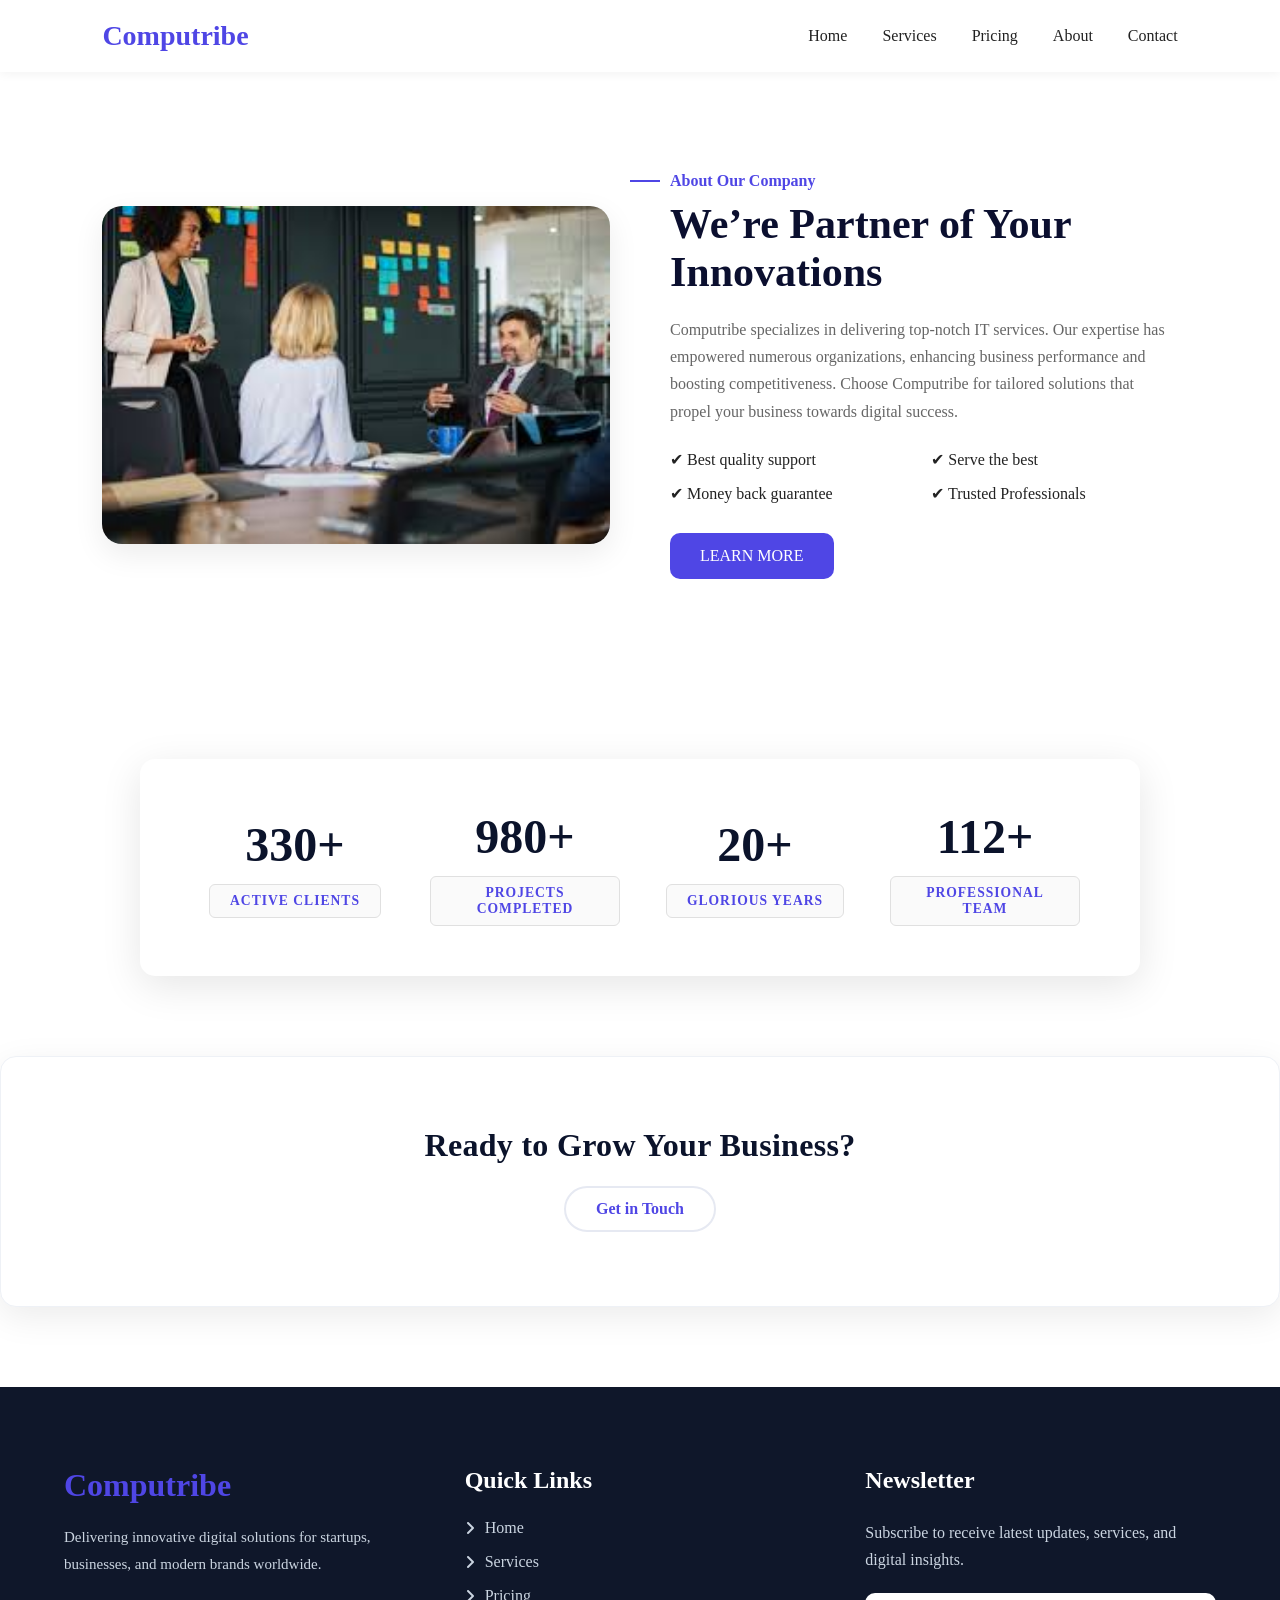
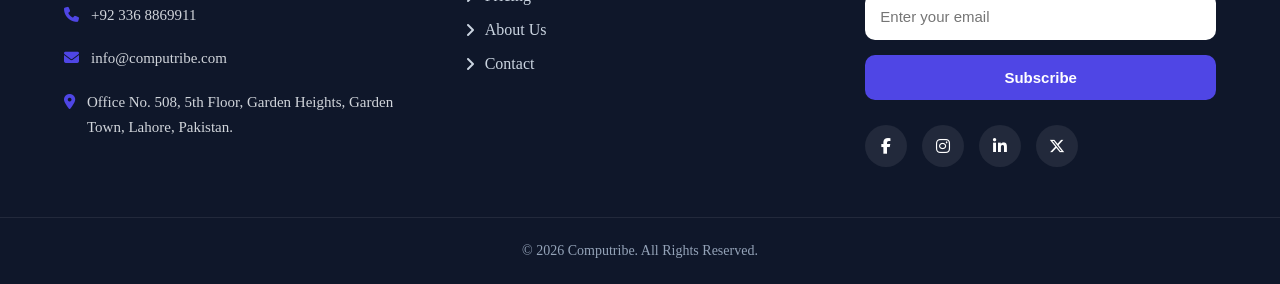
<file: about_us.html>
<!doctype html>
<html lang="en">

<head>
  <meta charset="UTF-8" />
  <meta name="viewport" content="width=device-width, initial-scale=1.0" />
  <title>Digital Tech Agency About_Us</title>
  <link rel="stylesheet" href="header.css" />
  <link rel="stylesheet" href="about_us.css" />
  <link rel="stylesheet" href="footer.css" />
  <link rel="stylesheet" href="https://cdnjs.cloudflare.com/ajax/libs/font-awesome/6.5.2/css/all.min.css" />
</head>

<body>
  <header class="header">
    <div class="logo">Computribe</div>

    <input type="checkbox" id="menu-toggle" />

    <label for="menu-toggle" class="hamburger">
      <span></span>
      <span></span>
      <span></span>
    </label>

    <nav class="navbar">
      <ul>
        <li><a href="index.html">Home</a></li>
        <li><a href="services.html">Services</a></li>
        <li><a href="pricing.html">Pricing</a></li>
        <li><a href="about_us.html">About</a></li>
        <li><a href="contact.html">Contact</a></li>
      </ul>
    </nav>
  </header>

  <section class="about-section">
    <div class="about-container">
      <!-- LEFT IMAGE -->
      <div class="about-image">
        <img
          src="[data-uri]"
          alt="About Company" />
      </div>

      <!-- RIGHT CONTENT -->
      <div class="about-content">
        <span class="sub-title">About Our Company</span>

        <h2>We’re Partner of Your Innovations</h2>

        <p>
          Computribe specializes in delivering top-notch IT services. Our
          expertise has empowered numerous organizations, enhancing business
          performance and boosting competitiveness. Choose Computribe for
          tailored solutions that propel your business towards digital
          success.
        </p>

        <!-- FEATURES -->
        <div class="features">
          <div class="feature-item">✔ Best quality support</div>
          <div class="feature-item">✔ Serve the best</div>
          <div class="feature-item">✔ Money back guarantee</div>
          <div class="feature-item">✔ Trusted Professionals</div>
        </div>

        <a href="about.html" class="about-btn">LEARN MORE</a>
      </div>
    </div>
  </section>

  <section class="stats-container">
    <!-- Item 1 -->
    <div class="stat-item">
      <h2 class="number">330+</h2>
      <p class="label">Active Clients</p>
    </div>

    <!-- Item 2 -->
    <div class="stat-item">
      <h2 class="number">980+</h2>
      <p class="label">Projects Completed</p>
    </div>

    <!-- Item 3 -->
    <div class="stat-item">
      <h2 class="number">20+</h2>
      <p class="label">Glorious Years</p>
    </div>

    <!-- Item 4 -->
    <div class="stat-item">
      <h2 class="number">112+</h2>
      <p class="label">Professional Team</p>
    </div>
  </section>

  <!-- call to action -->

  <section class="cta">
    <h2>Ready to Grow Your Business?</h2>
    <a href="contact.html">Get in Touch</a>
  </section>

  <!-- footer -->

  <footer class="footer">
    <div class="footer-content">
      <!-- Company Info -->

      <div class="footer-box">
        <h2 class="footer-logo">Computribe</h2>

        <p class="footer-description">
          Delivering innovative digital solutions for startups, businesses,
          and modern brands worldwide.
        </p>

        <div class="footer-contact">
          <p>
            <i class="fa-solid fa-phone"></i>
            +92 336 8869911
          </p>

          <p>
            <i class="fa-solid fa-envelope"></i>
            info@computribe.com
          </p>

          <p>
            <i class="fa-solid fa-location-dot"></i>
            Office No. 508, 5th Floor, Garden Heights, Garden Town, Lahore,
            Pakistan.
          </p>
        </div>
      </div>

      <!-- Quick Links -->

      <div class="footer-box">
        <h3>Quick Links</h3>

        <ul class="footer-links">
          <li>
            <a href="index.html">
              <i class="fa-solid fa-angle-right"></i>
              Home
            </a>
          </li>

          <li>
            <a href="services.html">
              <i class="fa-solid fa-angle-right"></i>
              Services
            </a>
          </li>

          <li>
            <a href="pricing.html">
              <i class="fa-solid fa-angle-right"></i>
              Pricing
            </a>
          </li>

          <li>
            <a href="about_us.html">
              <i class="fa-solid fa-angle-right"></i>
              About Us
            </a>
          </li>

          <li>
            <a href="contact.html">
              <i class="fa-solid fa-angle-right"></i>
              Contact
            </a>
          </li>
        </ul>
      </div>

      <!-- Newsletter -->

      <div class="footer-box">
        <h3>Newsletter</h3>

        <p class="newsletter-text">
          Subscribe to receive latest updates, services, and digital insights.
        </p>

        <form class="newsletter-form">
          <input type="email" placeholder="Enter your email" required />

          <button type="submit">Subscribe</button>
        </form>

        <!-- Social Icons -->

        <div class="social-icons">
          <a href="#">
            <i class="fa-brands fa-facebook-f"></i>
          </a>

          <a href="#">
            <i class="fa-brands fa-instagram"></i>
          </a>

          <a href="#">
            <i class="fa-brands fa-linkedin-in"></i>
          </a>

          <a href="#">
            <i class="fa-brands fa-x-twitter"></i>
          </a>
        </div>
      </div>
    </div>

    <!-- Bottom -->

    <div class="footer-bottom">
      <p>&copy; 2026 Computribe. All Rights Reserved.</p>
    </div>
  </footer>
</body>

</html>
</file>
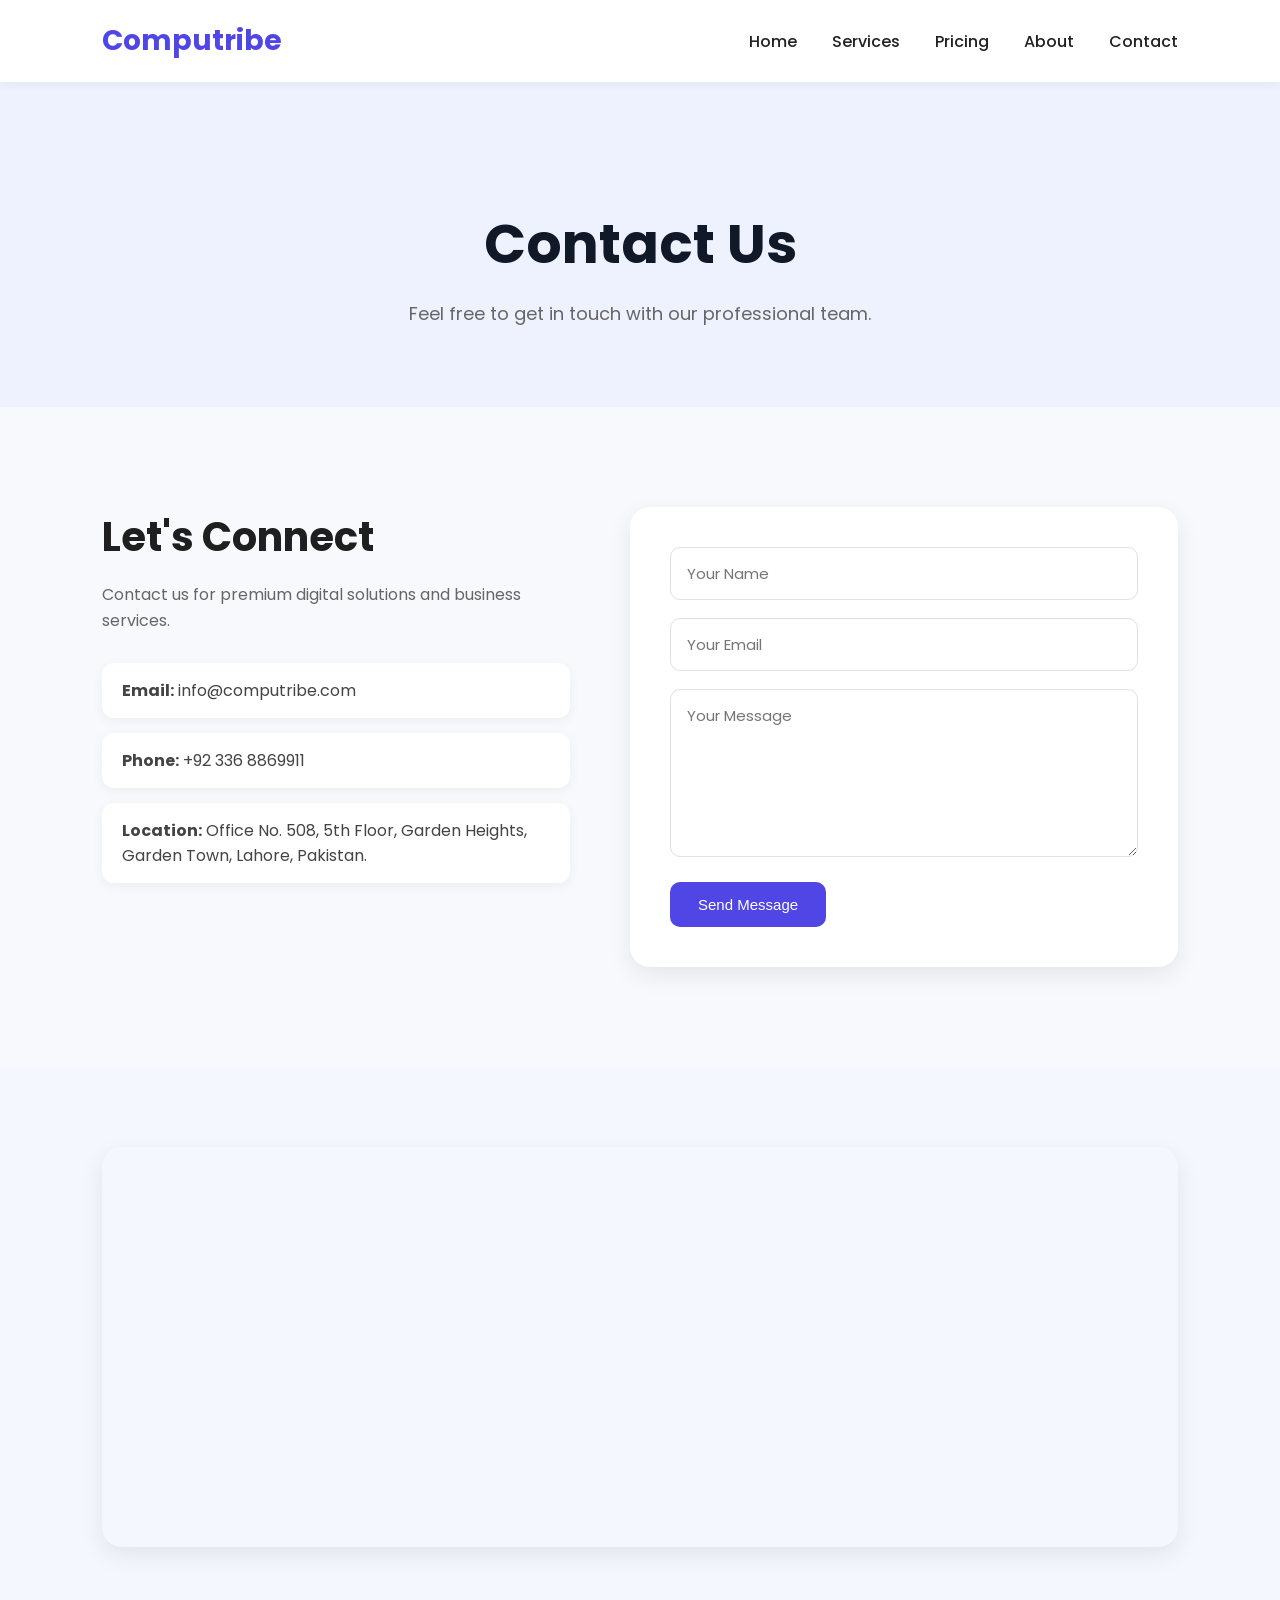
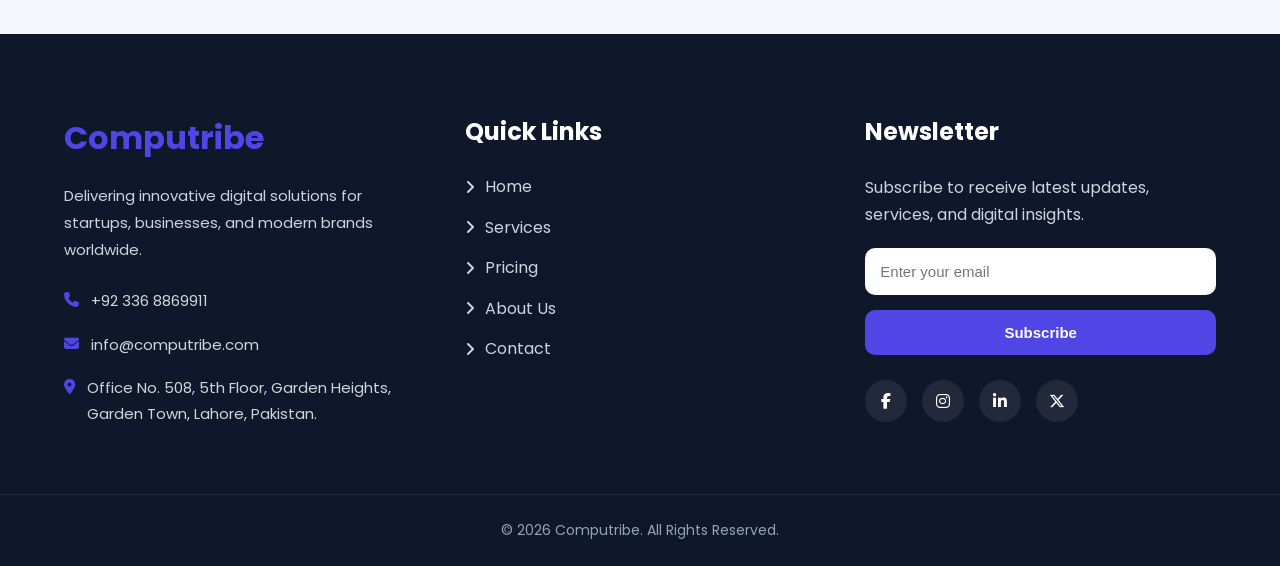
<file: contact.html>
<!doctype html>
<html lang="en">
  <head>
    <meta charset="UTF-8" />
    <meta name="viewport" content="width=device-width, initial-scale=1.0" />
    <title>Digital Tech Agency Contact Us</title>
    <link rel="stylesheet" href="header.css" />
    <link rel="stylesheet" href="contact.css" />
    <link rel="stylesheet" href="footer.css" />
    <link
      rel="stylesheet"
      href="https://cdnjs.cloudflare.com/ajax/libs/font-awesome/6.5.2/css/all.min.css"
    />
  </head>
  <body>
    <header class="header">
      <div class="logo">Computribe</div>

      <input type="checkbox" id="menu-toggle" />

      <label for="menu-toggle" class="hamburger">
        <span></span>
        <span></span>
        <span></span>
      </label>

      <nav class="navbar">
        <ul>
          <li><a href="index.html">Home</a></li>
          <li><a href="services.html">Services</a></li>
          <li><a href="pricing.html">Pricing</a></li>
          <li><a href="about_us.html">About</a></li>
          <li><a href="contact.html">Contact</a></li>
        </ul>
      </nav>
    </header>

    <section class="page-banner">
      <h1>Contact Us</h1>
      <p>Feel free to get in touch with our professional team.</p>
    </section>

    <section class="contact-section">
      <div class="contact-container">
        <div class="contact-info">
          <h2>Let's Connect</h2>

          <p>Contact us for premium digital solutions and business services.</p>

          <div class="info-box">
            <strong>Email:</strong>
            info@computribe.com
          </div>

          <div class="info-box">
            <strong>Phone:</strong>
            +92 336 8869911
          </div>

          <div class="info-box">
            <strong>Location:</strong>
            Office No. 508, 5th Floor, Garden Heights, Garden Town, Lahore,
            Pakistan.
          </div>
        </div>

        <form class="contact-form">
          <input type="text" placeholder="Your Name" />

          <input type="email" placeholder="Your Email" />

          <textarea rows="6" placeholder="Your Message"></textarea>

          <button type="submit">Send Message</button>
        </form>
      </div>
    </section>

    <section class="map-section">
      <iframe
        src="https://www.google.com/maps?q=Computribe,Office%20No.%20508,%205th%20Floor,%20Garden%20Heights,%20Garden%20Town,%20Lahore,%20Pakistan&output=embed"
        allowfullscreen=""
        loading="lazy"
      >
      </iframe>
    </section>
    <!-- footer -->

    <footer class="footer">
      <div class="footer-content">
        <!-- Company Info -->

        <div class="footer-box">
          <h2 class="footer-logo">Computribe</h2>

          <p class="footer-description">
            Delivering innovative digital solutions for startups, businesses,
            and modern brands worldwide.
          </p>

          <div class="footer-contact">
            <p>
              <i class="fa-solid fa-phone"></i>
              +92 336 8869911
            </p>

            <p>
              <i class="fa-solid fa-envelope"></i>
              info@computribe.com
            </p>

            <p>
              <i class="fa-solid fa-location-dot"></i>
              Office No. 508, 5th Floor, Garden Heights, Garden Town, Lahore,
              Pakistan.
            </p>
          </div>
        </div>

        <!-- Quick Links -->

        <div class="footer-box">
          <h3>Quick Links</h3>

          <ul class="footer-links">
            <li>
              <a href="index.html">
                <i class="fa-solid fa-angle-right"></i>
                Home
              </a>
            </li>

            <li>
              <a href="services.html">
                <i class="fa-solid fa-angle-right"></i>
                Services
              </a>
            </li>

            <li>
              <a href="pricing.html">
                <i class="fa-solid fa-angle-right"></i>
                Pricing
              </a>
            </li>

            <li>
              <a href="about_us.html">
                <i class="fa-solid fa-angle-right"></i>
                About Us
              </a>
            </li>

            <li>
              <a href="contact.html">
                <i class="fa-solid fa-angle-right"></i>
                Contact
              </a>
            </li>
          </ul>
        </div>

        <!-- Newsletter -->

        <div class="footer-box">
          <h3>Newsletter</h3>

          <p class="newsletter-text">
            Subscribe to receive latest updates, services, and digital insights.
          </p>

          <form class="newsletter-form">
            <input type="email" placeholder="Enter your email" required />

            <button type="submit">Subscribe</button>
          </form>

          <!-- Social Icons -->

          <div class="social-icons">
            <a href="#">
              <i class="fa-brands fa-facebook-f"></i>
            </a>

            <a href="#">
              <i class="fa-brands fa-instagram"></i>
            </a>

            <a href="#">
              <i class="fa-brands fa-linkedin-in"></i>
            </a>

            <a href="#">
              <i class="fa-brands fa-x-twitter"></i>
            </a>
          </div>
        </div>
      </div>

      <!-- Bottom -->

      <div class="footer-bottom">
        <p>&copy; 2026 Computribe. All Rights Reserved.</p>
      </div>
    </footer>
  </body>
</html>
</file>
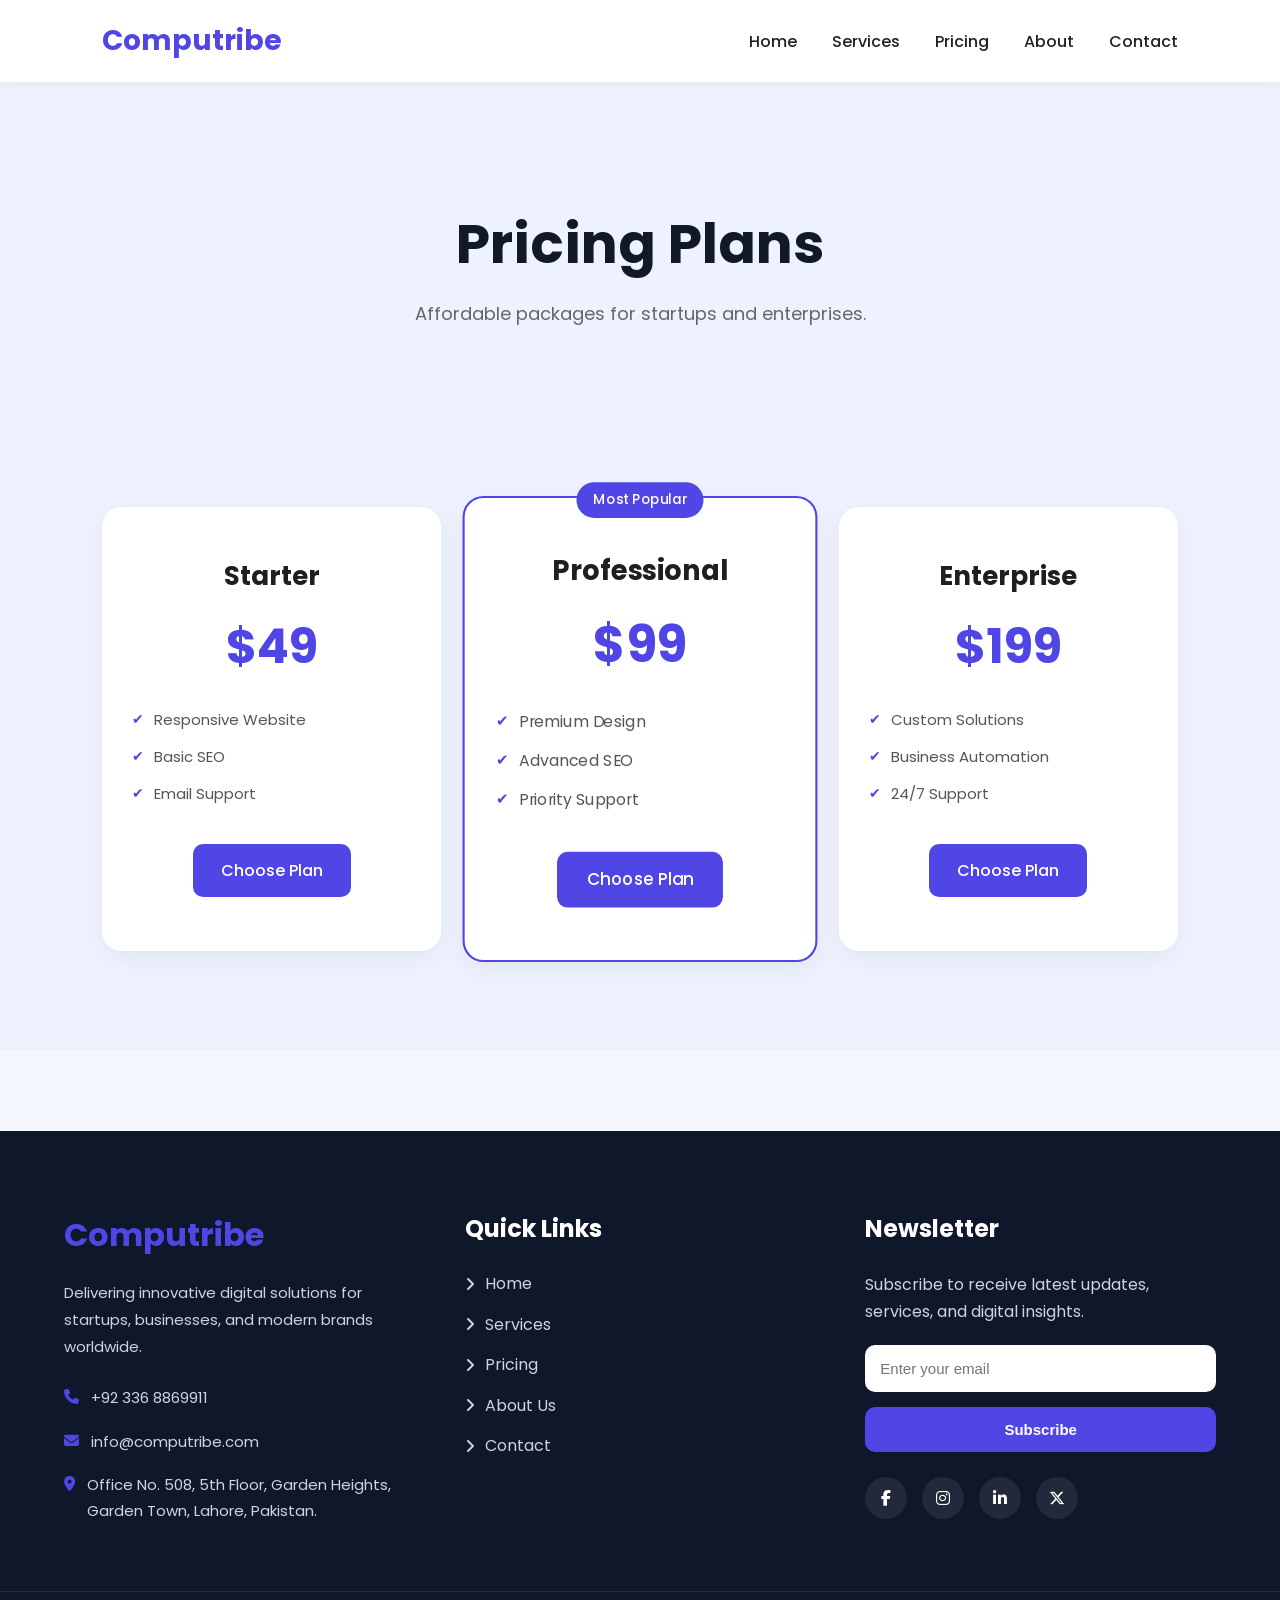
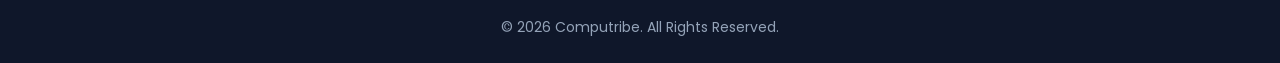
<file: pricing.html>
<!doctype html>
<html lang="en">
  <head>
    <meta charset="UTF-8" />
    <meta name="viewport" content="width=device-width, initial-scale=1.0" />
    <title>Digital Tech Agency Pricing</title>
    <link rel="stylesheet" href="header.css" />
    <link rel="stylesheet" href="pricing.css" />
    <link rel="stylesheet" href="footer.css" />
    <link
      rel="stylesheet"
      href="https://cdnjs.cloudflare.com/ajax/libs/font-awesome/6.5.2/css/all.min.css"
    />
  </head>
  <body>
    <header class="header">
      <div class="logo">Computribe</div>

      <input type="checkbox" id="menu-toggle" />

      <label for="menu-toggle" class="hamburger">
        <span></span>
        <span></span>
        <span></span>
      </label>

      <nav class="navbar">
        <ul>
          <li><a href="index.html">Home</a></li>
          <li><a href="services.html">Services</a></li>
          <li><a href="pricing.html">Pricing</a></li>
          <li><a href="about_us.html">About</a></li>
          <li><a href="contact.html">Contact</a></li>
        </ul>
      </nav>
    </header>

    <section class="page-banner">
      <h1>Pricing Plans</h1>
      <p>Affordable packages for startups and enterprises.</p>
    </section>

    <section class="pricing">
      <div class="pricing-container">
        <div class="pricing-card">
          <h3>Starter</h3>
          <h1>$49</h1>

          <ul>
            <li>Responsive Website</li>
            <li>Basic SEO</li>
            <li>Email Support</li>
          </ul>

          <a href="pricing.html" class="price-btn">Choose Plan</a>
        </div>

        <div class="pricing-card popular">
          <span class="popular-tag"> Most Popular </span>

          <h3>Professional</h3>

          <h1>$99</h1>

          <ul>
            <li>Premium Design</li>
            <li>Advanced SEO</li>
            <li>Priority Support</li>
          </ul>

          <a href="pricing.html" class="price-btn">Choose Plan</a>
        </div>

        <div class="pricing-card">
          <h3>Enterprise</h3>

          <h1>$199</h1>

          <ul>
            <li>Custom Solutions</li>
            <li>Business Automation</li>
            <li>24/7 Support</li>
          </ul>

          <a href="pricing.html" class="price-btn">Choose Plan</a>
        </div>
      </div>
    </section>

    <!-- footer -->

    <footer class="footer">
      <div class="footer-content">
        <!-- Company Info -->

        <div class="footer-box">
          <h2 class="footer-logo">Computribe</h2>

          <p class="footer-description">
            Delivering innovative digital solutions for startups, businesses,
            and modern brands worldwide.
          </p>

          <div class="footer-contact">
            <p>
              <i class="fa-solid fa-phone"></i>
              +92 336 8869911
            </p>

            <p>
              <i class="fa-solid fa-envelope"></i>
              info@computribe.com
            </p>

            <p>
              <i class="fa-solid fa-location-dot"></i>
              Office No. 508, 5th Floor, Garden Heights, Garden Town, Lahore,
              Pakistan.
            </p>
          </div>
        </div>

        <!-- Quick Links -->

        <div class="footer-box">
          <h3>Quick Links</h3>

          <ul class="footer-links">
            <li>
              <a href="index.html">
                <i class="fa-solid fa-angle-right"></i>
                Home
              </a>
            </li>

            <li>
              <a href="services.html">
                <i class="fa-solid fa-angle-right"></i>
                Services
              </a>
            </li>

            <li>
              <a href="pricing.html">
                <i class="fa-solid fa-angle-right"></i>
                Pricing
              </a>
            </li>

            <li>
              <a href="about_us.html">
                <i class="fa-solid fa-angle-right"></i>
                About Us
              </a>
            </li>

            <li>
              <a href="contact.html">
                <i class="fa-solid fa-angle-right"></i>
                Contact
              </a>
            </li>
          </ul>
        </div>

        <!-- Newsletter -->

        <div class="footer-box">
          <h3>Newsletter</h3>

          <p class="newsletter-text">
            Subscribe to receive latest updates, services, and digital insights.
          </p>

          <form class="newsletter-form">
            <input type="email" placeholder="Enter your email" required />

            <button type="submit">Subscribe</button>
          </form>

          <!-- Social Icons -->

          <div class="social-icons">
            <a href="#">
              <i class="fa-brands fa-facebook-f"></i>
            </a>

            <a href="#">
              <i class="fa-brands fa-instagram"></i>
            </a>

            <a href="#">
              <i class="fa-brands fa-linkedin-in"></i>
            </a>

            <a href="#">
              <i class="fa-brands fa-x-twitter"></i>
            </a>
          </div>
        </div>
      </div>

      <!-- Bottom -->

      <div class="footer-bottom">
        <p>&copy; 2026 Computribe. All Rights Reserved.</p>
      </div>
    </footer>
  </body>
</html>
</file>
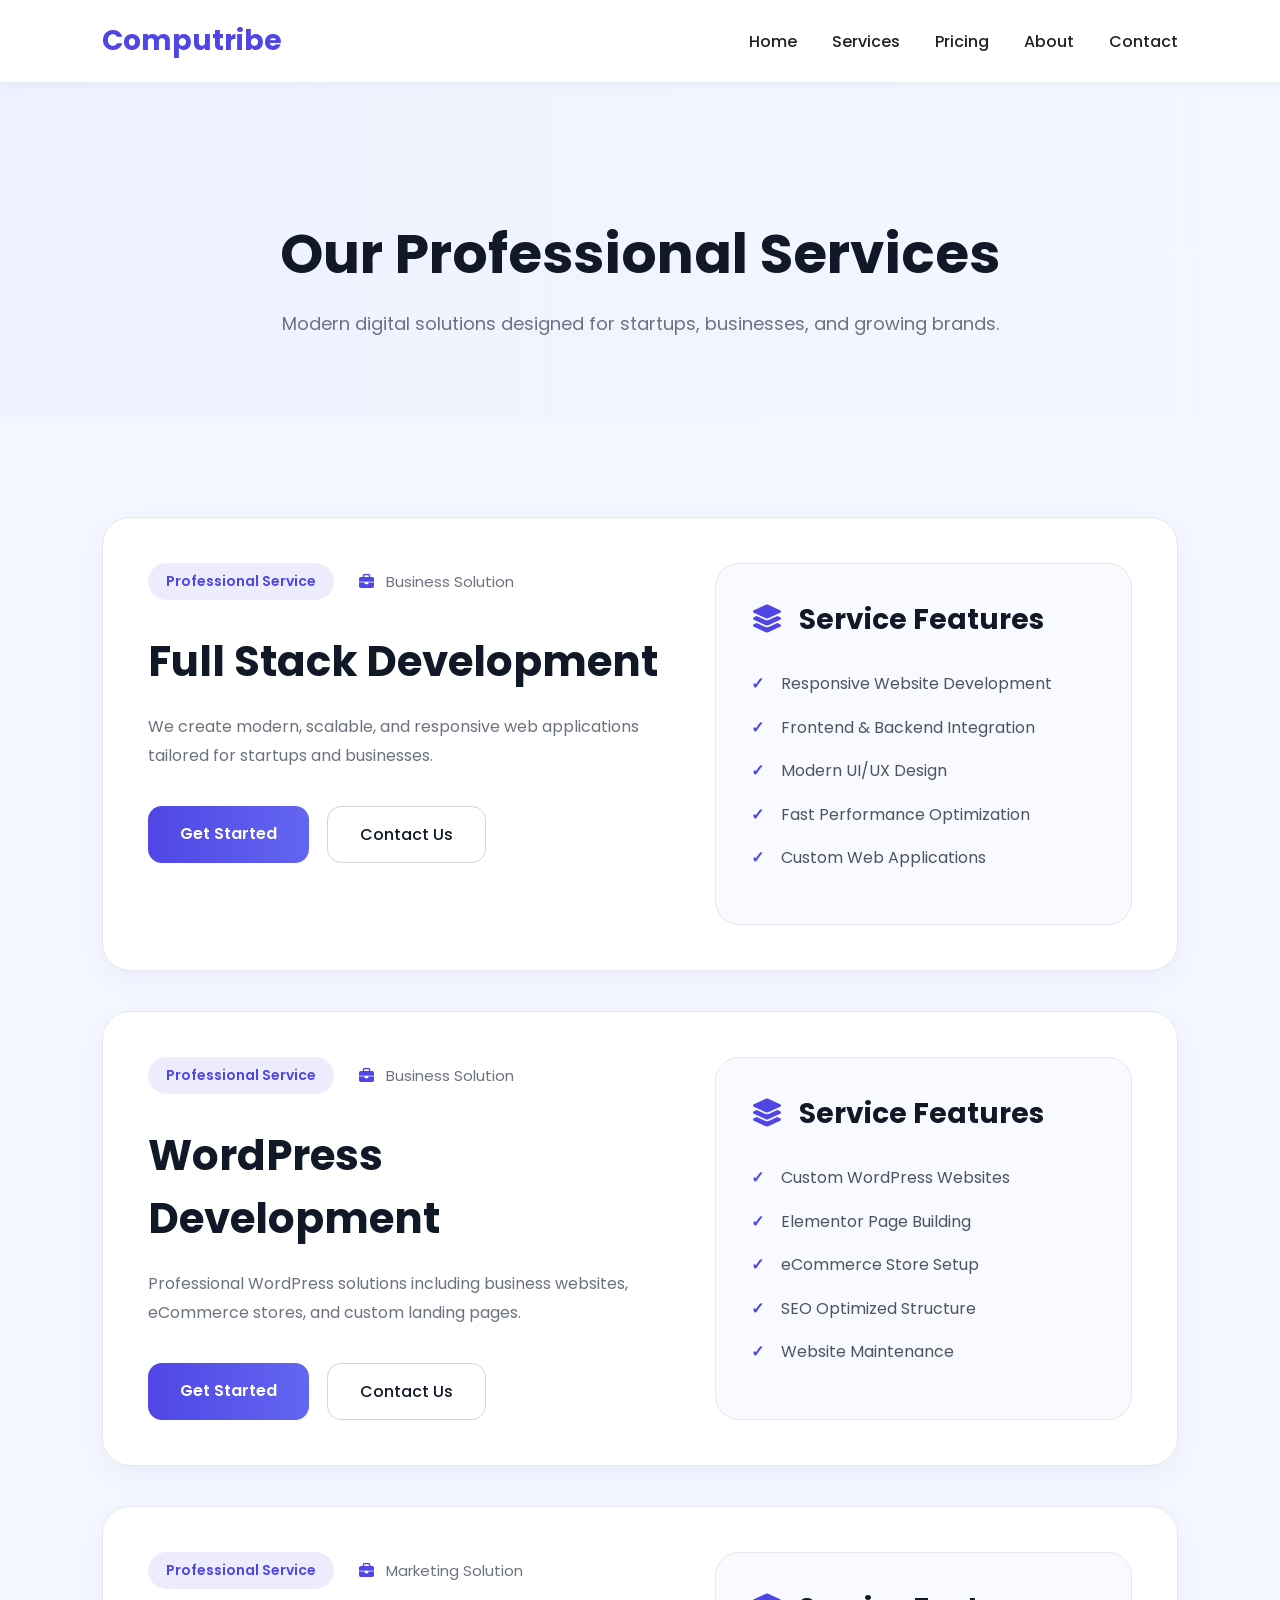
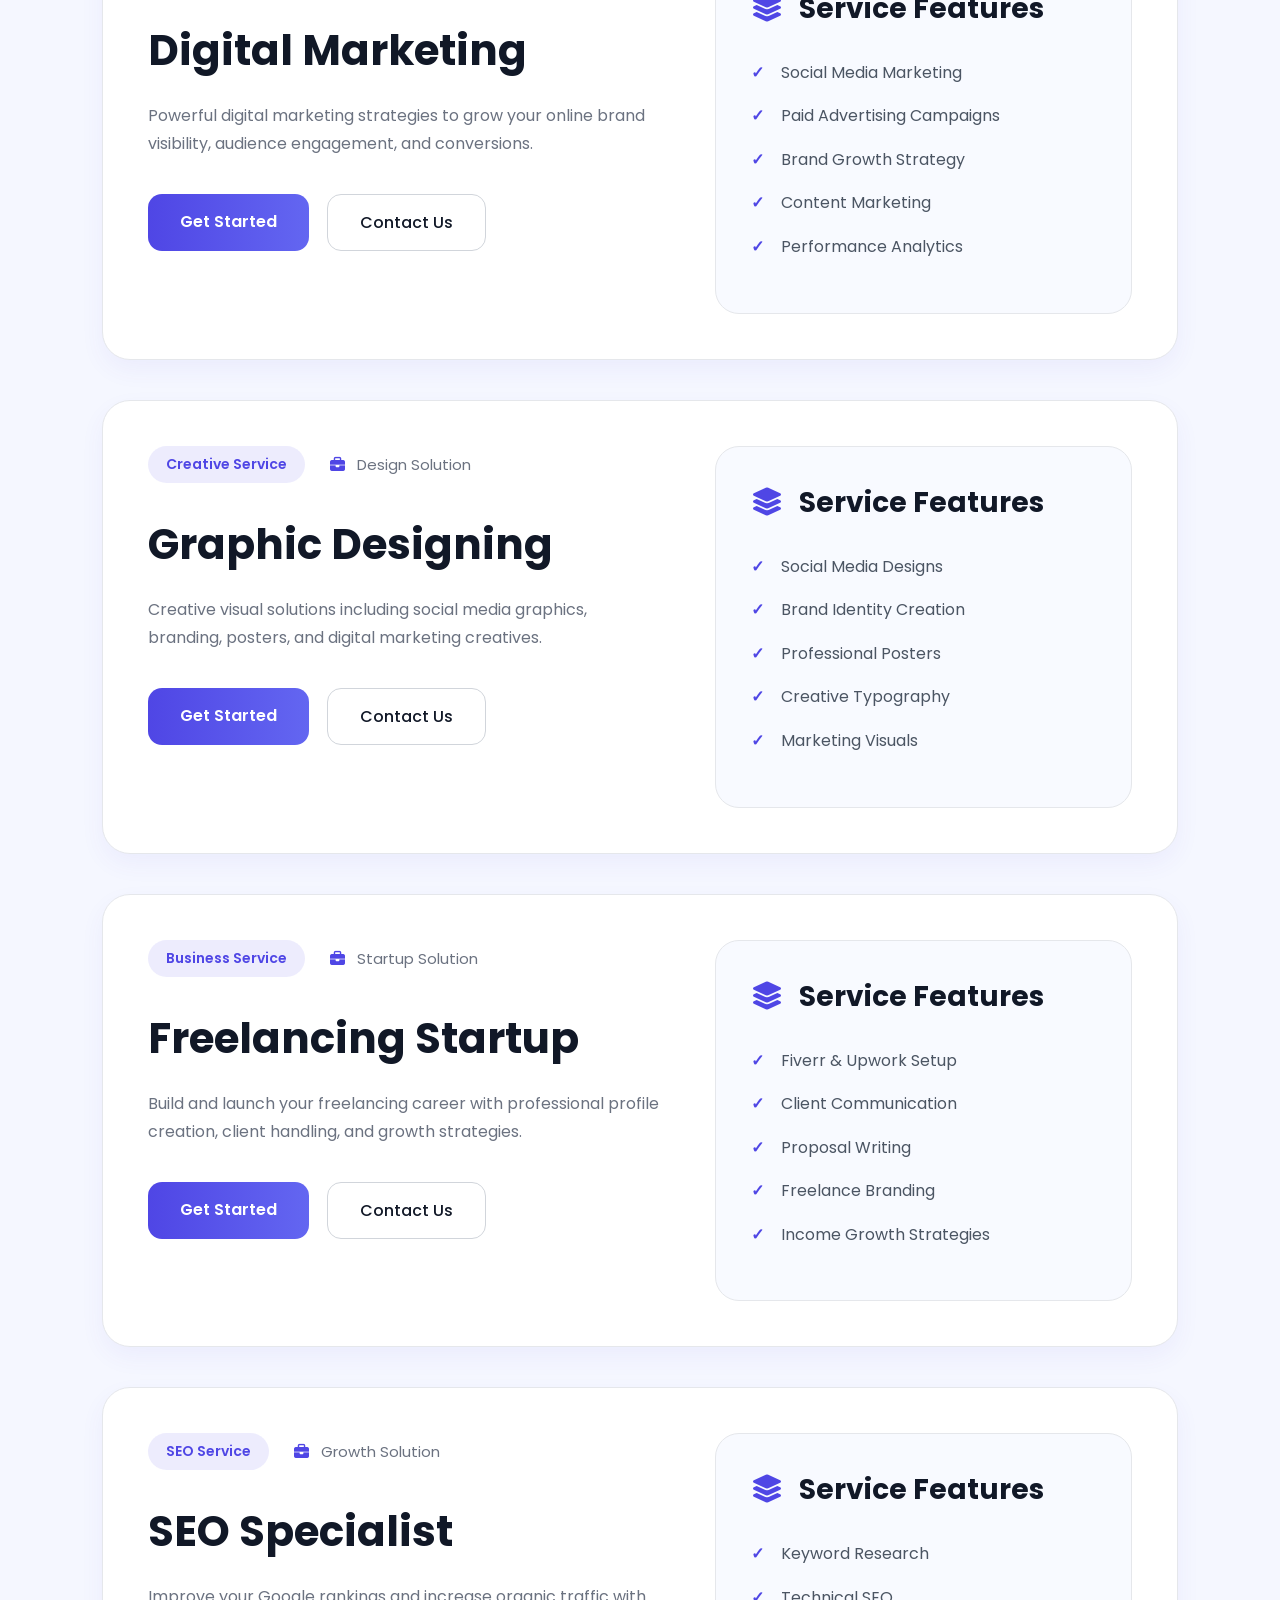
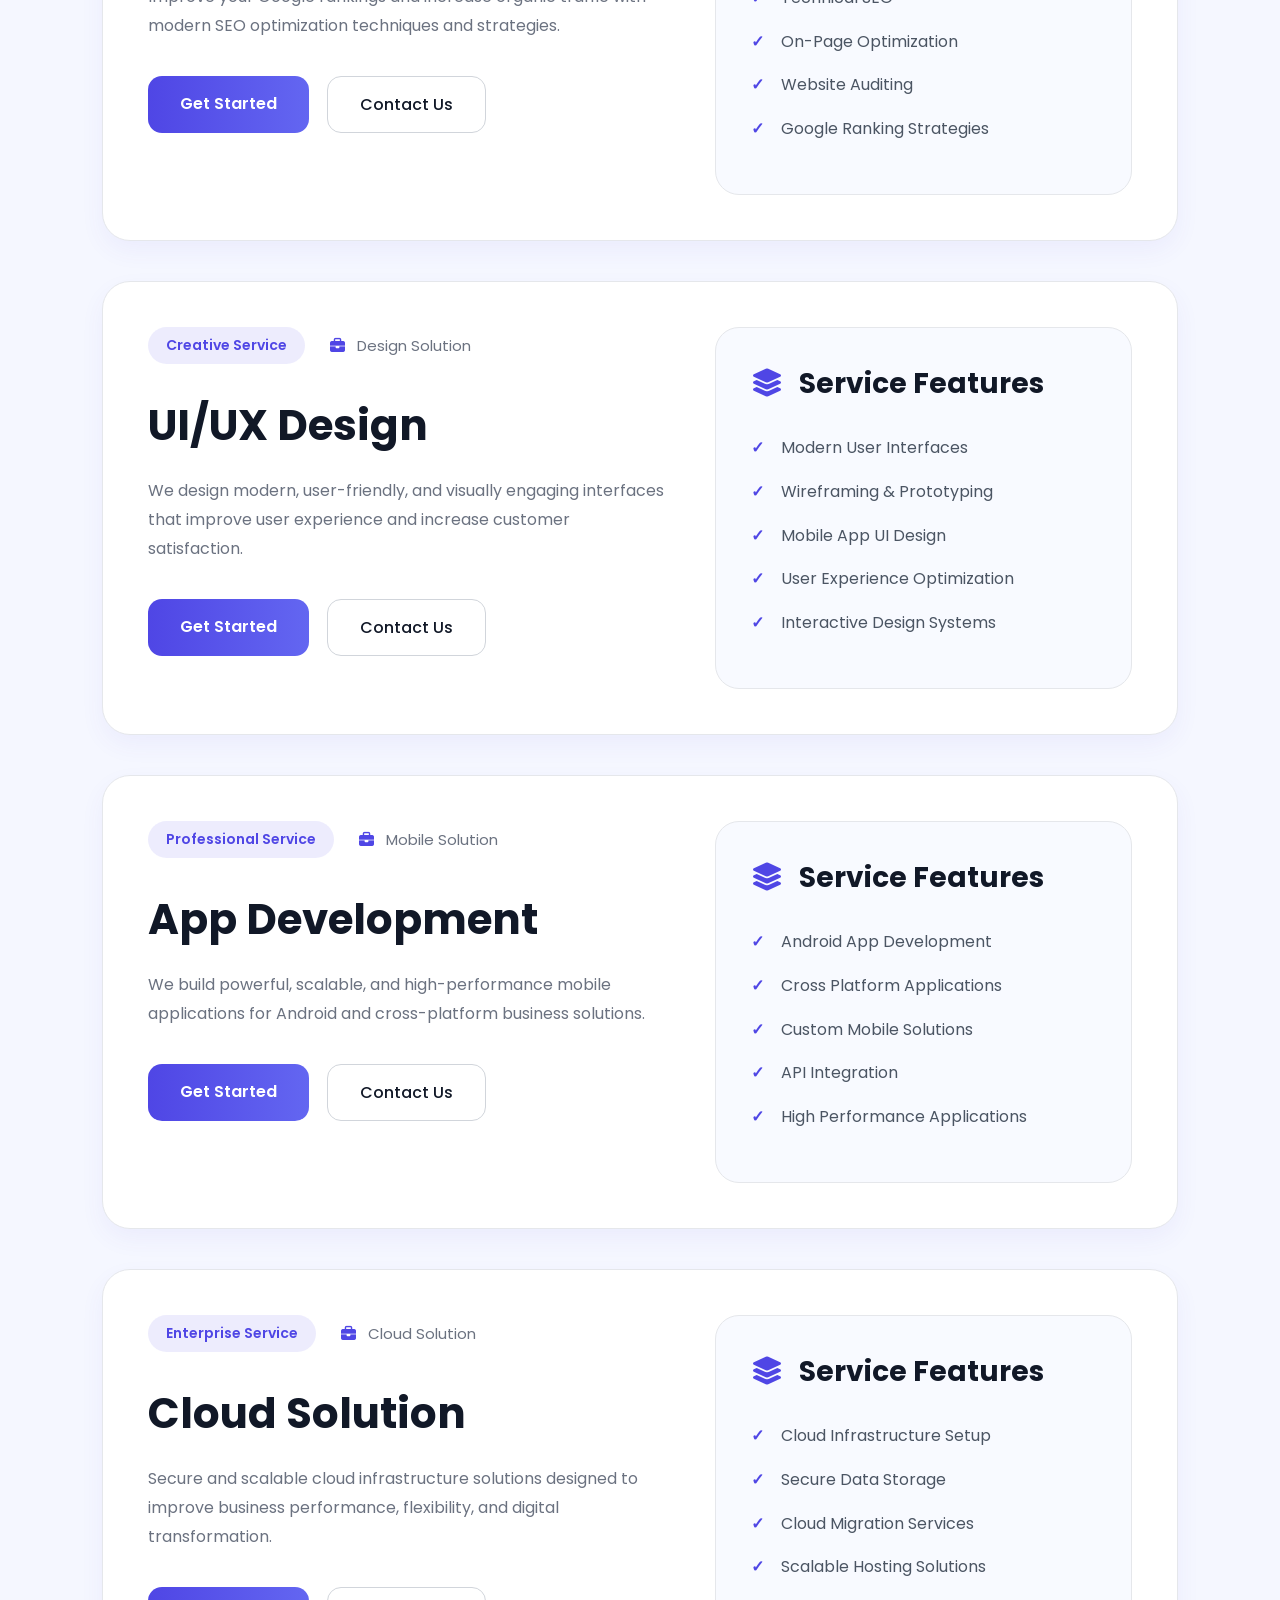
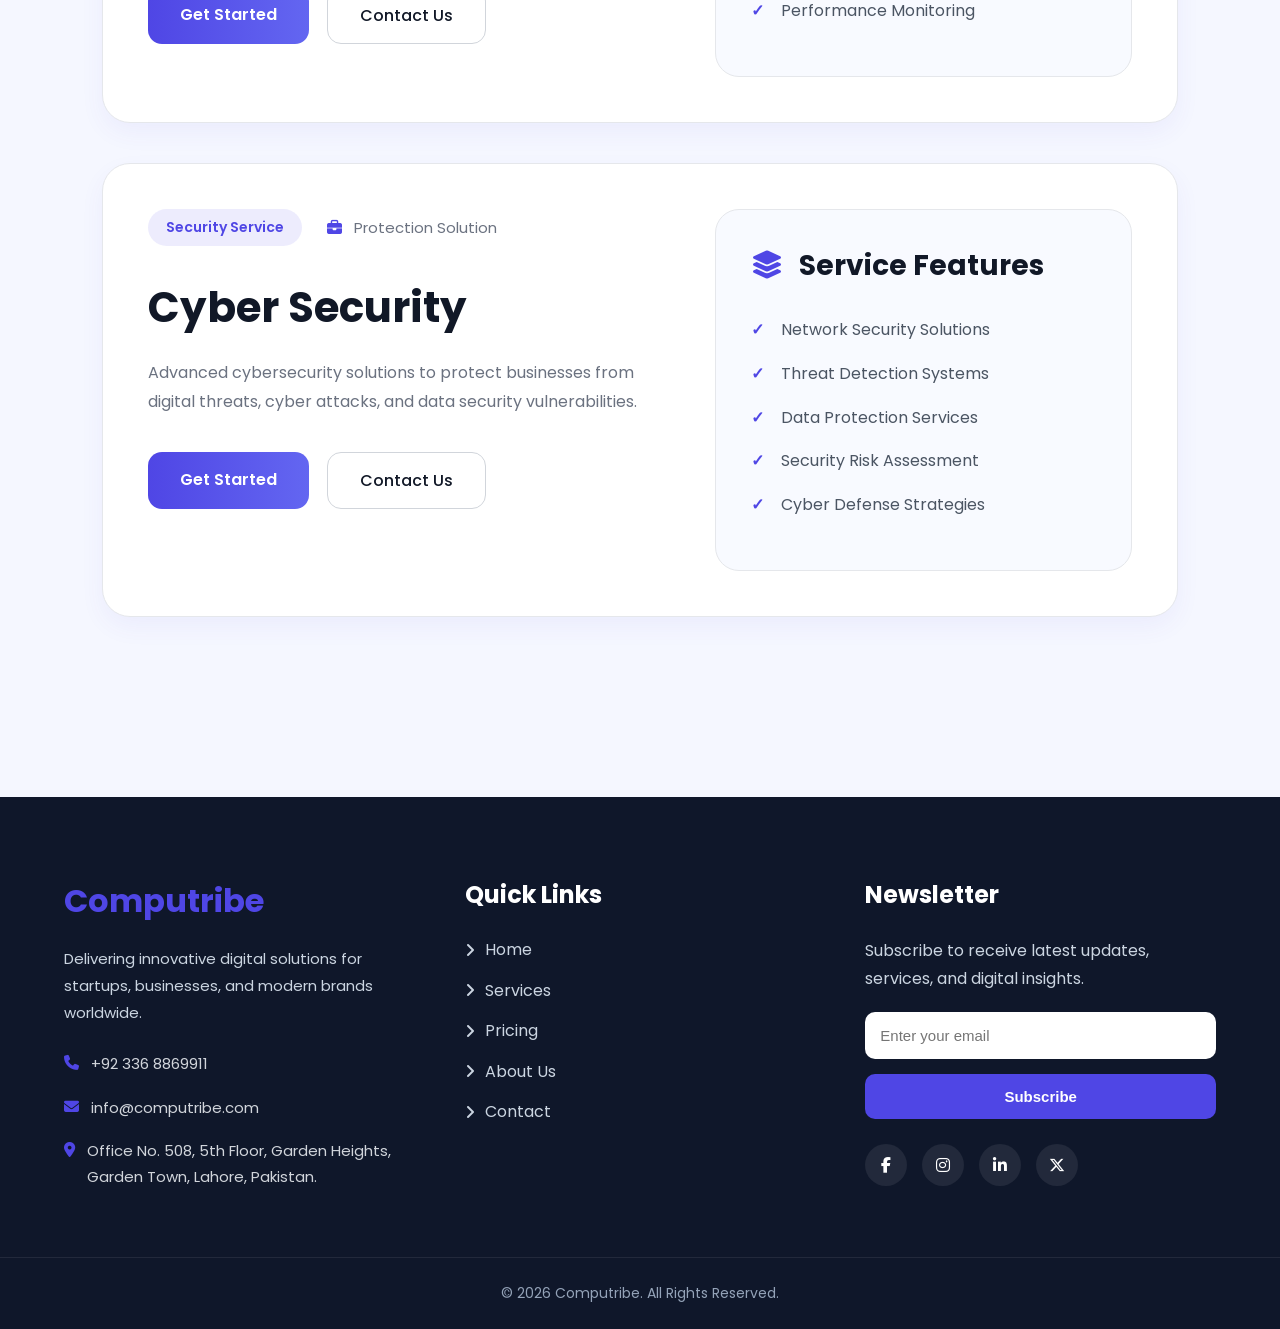
<file: services.html>
<!doctype html>
<html lang="en">
  <head>
    <meta charset="UTF-8" />
    <meta name="viewport" content="width=device-width, initial-scale=1.0" />
    <title>Digital Tech Agency Services</title>
    <link rel="stylesheet" href="header.css" />
    <link rel="stylesheet" href="services.css" />
    <link rel="stylesheet" href="footer.css" />
    <link
      rel="stylesheet"
      href="https://cdnjs.cloudflare.com/ajax/libs/font-awesome/6.5.2/css/all.min.css"
    />
  </head>

  <body>
    <header class="header">
      <div class="logo">Computribe</div>

      <input type="checkbox" id="menu-toggle" />

      <label for="menu-toggle" class="hamburger">
        <span></span>
        <span></span>
        <span></span>
      </label>

      <nav class="navbar">
        <ul>
          <li><a href="index.html">Home</a></li>
          <li><a href="services.html">Services</a></li>
          <li><a href="pricing.html">Pricing</a></li>
          <li><a href="about_us.html">About</a></li>
          <li><a href="contact.html">Contact</a></li>
        </ul>
      </nav>
    </header>

    <!-- Services -->

    <!-- ================= PAGE BANNER ================= -->

    <section class="page-banner">
      <h1>Our Professional Services</h1>

      <p>
        Modern digital solutions designed for startups, businesses, and growing
        brands.
      </p>
    </section>

    <!-- ================= SERVICES ================= -->

    <section class="services-section">
      <div class="services-container">
        <!-- 1 -->

        <div class="service-card">
          <div class="service-left">
            <div class="service-top">
              <span class="tag"> Professional Service </span>

              <div class="info">
                <span>
                  <i class="fa-solid fa-briefcase"></i>
                  Business Solution
                </span>
              </div>
            </div>

            <h2>Full Stack Development</h2>

            <p>
              We create modern, scalable, and responsive web applications
              tailored for startups and businesses.
            </p>

            <div class="buttons">
              <a href="contact.html" class="enroll-btn"> Get Started </a>

              <a href="contact.html" class="outline-btn"> Contact Us </a>
            </div>
          </div>

          <div class="service-right">
            <h3>
              <i class="fa-solid fa-layer-group"></i>
              Service Features
            </h3>

            <ul>
              <li>Responsive Website Development</li>
              <li>Frontend & Backend Integration</li>
              <li>Modern UI/UX Design</li>
              <li>Fast Performance Optimization</li>
              <li>Custom Web Applications</li>
            </ul>
          </div>
        </div>

        <!-- 2 -->

        <div class="service-card">
          <div class="service-left">
            <div class="service-top">
              <span class="tag"> Professional Service </span>

              <div class="info">
                <span>
                  <i class="fa-solid fa-briefcase"></i>
                  Business Solution
                </span>
              </div>
            </div>

            <h2>WordPress Development</h2>

            <p>
              Professional WordPress solutions including business websites,
              eCommerce stores, and custom landing pages.
            </p>

            <div class="buttons">
              <a href="contact.html" class="enroll-btn"> Get Started </a>

              <a href="contact.html" class="outline-btn"> Contact Us </a>
            </div>
          </div>

          <div class="service-right">
            <h3>
              <i class="fa-solid fa-layer-group"></i>
              Service Features
            </h3>

            <ul>
              <li>Custom WordPress Websites</li>
              <li>Elementor Page Building</li>
              <li>eCommerce Store Setup</li>
              <li>SEO Optimized Structure</li>
              <li>Website Maintenance</li>
            </ul>
          </div>
        </div>

        <!-- 3 -->

        <div class="service-card">
          <div class="service-left">
            <div class="service-top">
              <span class="tag"> Professional Service </span>

              <div class="info">
                <span>
                  <i class="fa-solid fa-briefcase"></i>
                  Marketing Solution
                </span>
              </div>
            </div>

            <h2>Digital Marketing</h2>

            <p>
              Powerful digital marketing strategies to grow your online brand
              visibility, audience engagement, and conversions.
            </p>

            <div class="buttons">
              <a href="contact.html" class="enroll-btn"> Get Started </a>

              <a href="contact.html" class="outline-btn"> Contact Us </a>
            </div>
          </div>

          <div class="service-right">
            <h3>
              <i class="fa-solid fa-layer-group"></i>
              Service Features
            </h3>

            <ul>
              <li>Social Media Marketing</li>
              <li>Paid Advertising Campaigns</li>
              <li>Brand Growth Strategy</li>
              <li>Content Marketing</li>
              <li>Performance Analytics</li>
            </ul>
          </div>
        </div>

        <!-- 4 -->

        <div class="service-card">
          <div class="service-left">
            <div class="service-top">
              <span class="tag"> Creative Service </span>

              <div class="info">
                <span>
                  <i class="fa-solid fa-briefcase"></i>
                  Design Solution
                </span>
              </div>
            </div>

            <h2>Graphic Designing</h2>

            <p>
              Creative visual solutions including social media graphics,
              branding, posters, and digital marketing creatives.
            </p>

            <div class="buttons">
              <a href="contact.html" class="enroll-btn"> Get Started </a>

              <a href="contact.html" class="outline-btn"> Contact Us </a>
            </div>
          </div>

          <div class="service-right">
            <h3>
              <i class="fa-solid fa-layer-group"></i>
              Service Features
            </h3>

            <ul>
              <li>Social Media Designs</li>
              <li>Brand Identity Creation</li>
              <li>Professional Posters</li>
              <li>Creative Typography</li>
              <li>Marketing Visuals</li>
            </ul>
          </div>
        </div>

        <!-- 5 -->

        <div class="service-card">
          <div class="service-left">
            <div class="service-top">
              <span class="tag"> Business Service </span>

              <div class="info">
                <span>
                  <i class="fa-solid fa-briefcase"></i>
                  Startup Solution
                </span>
              </div>
            </div>

            <h2>Freelancing Startup</h2>

            <p>
              Build and launch your freelancing career with professional profile
              creation, client handling, and growth strategies.
            </p>

            <div class="buttons">
              <a href="contact.html" class="enroll-btn"> Get Started </a>

              <a href="contact.html" class="outline-btn"> Contact Us </a>
            </div>
          </div>

          <div class="service-right">
            <h3>
              <i class="fa-solid fa-layer-group"></i>
              Service Features
            </h3>

            <ul>
              <li>Fiverr & Upwork Setup</li>
              <li>Client Communication</li>
              <li>Proposal Writing</li>
              <li>Freelance Branding</li>
              <li>Income Growth Strategies</li>
            </ul>
          </div>
        </div>

        <!-- 6 -->

        <div class="service-card">
          <div class="service-left">
            <div class="service-top">
              <span class="tag"> SEO Service </span>

              <div class="info">
                <span>
                  <i class="fa-solid fa-briefcase"></i>
                  Growth Solution
                </span>
              </div>
            </div>

            <h2>SEO Specialist</h2>

            <p>
              Improve your Google rankings and increase organic traffic with
              modern SEO optimization techniques and strategies.
            </p>

            <div class="buttons">
              <a href="contact.html" class="enroll-btn"> Get Started </a>

              <a href="contact.html" class="outline-btn"> Contact Us </a>
            </div>
          </div>

          <div class="service-right">
            <h3>
              <i class="fa-solid fa-layer-group"></i>
              Service Features
            </h3>

            <ul>
              <li>Keyword Research</li>
              <li>Technical SEO</li>
              <li>On-Page Optimization</li>
              <li>Website Auditing</li>
              <li>Google Ranking Strategies</li>
            </ul>
          </div>
        </div>

        <!-- 7 -->

        <div class="service-card">
          <div class="service-left">
            <div class="service-top">
              <span class="tag"> Creative Service </span>

              <div class="info">
                <span>
                  <i class="fa-solid fa-briefcase"></i>
                  Design Solution
                </span>
              </div>
            </div>

            <h2>UI/UX Design</h2>

            <p>
              We design modern, user-friendly, and visually engaging interfaces
              that improve user experience and increase customer satisfaction.
            </p>

            <div class="buttons">
              <a href="contact.html" class="enroll-btn"> Get Started </a>

              <a href="contact.html" class="outline-btn"> Contact Us </a>
            </div>
          </div>

          <div class="service-right">
            <h3>
              <i class="fa-solid fa-layer-group"></i>
              Service Features
            </h3>

            <ul>
              <li>Modern User Interfaces</li>
              <li>Wireframing & Prototyping</li>
              <li>Mobile App UI Design</li>
              <li>User Experience Optimization</li>
              <li>Interactive Design Systems</li>
            </ul>
          </div>
        </div>

        <!-- 8 -->

        <div class="service-card">
          <div class="service-left">
            <div class="service-top">
              <span class="tag"> Professional Service </span>

              <div class="info">
                <span>
                  <i class="fa-solid fa-briefcase"></i>
                  Mobile Solution
                </span>
              </div>
            </div>

            <h2>App Development</h2>

            <p>
              We build powerful, scalable, and high-performance mobile
              applications for Android and cross-platform business solutions.
            </p>

            <div class="buttons">
              <a href="contact.html" class="enroll-btn"> Get Started </a>

              <a href="contact.html" class="outline-btn"> Contact Us </a>
            </div>
          </div>

          <div class="service-right">
            <h3>
              <i class="fa-solid fa-layer-group"></i>
              Service Features
            </h3>

            <ul>
              <li>Android App Development</li>
              <li>Cross Platform Applications</li>
              <li>Custom Mobile Solutions</li>
              <li>API Integration</li>
              <li>High Performance Applications</li>
            </ul>
          </div>
        </div>

        <!-- 9 -->

        <div class="service-card">
          <div class="service-left">
            <div class="service-top">
              <span class="tag"> Enterprise Service </span>

              <div class="info">
                <span>
                  <i class="fa-solid fa-briefcase"></i>
                  Cloud Solution
                </span>
              </div>
            </div>

            <h2>Cloud Solution</h2>

            <p>
              Secure and scalable cloud infrastructure solutions designed to
              improve business performance, flexibility, and digital
              transformation.
            </p>

            <div class="buttons">
              <a href="contact.html" class="enroll-btn"> Get Started </a>

              <a href="contact.html" class="outline-btn"> Contact Us </a>
            </div>
          </div>

          <div class="service-right">
            <h3>
              <i class="fa-solid fa-layer-group"></i>
              Service Features
            </h3>

            <ul>
              <li>Cloud Infrastructure Setup</li>
              <li>Secure Data Storage</li>
              <li>Cloud Migration Services</li>
              <li>Scalable Hosting Solutions</li>
              <li>Performance Monitoring</li>
            </ul>
          </div>
        </div>

        <!-- 10 -->

        <div class="service-card">
          <div class="service-left">
            <div class="service-top">
              <span class="tag"> Security Service </span>

              <div class="info">
                <span>
                  <i class="fa-solid fa-briefcase"></i>
                  Protection Solution
                </span>
              </div>
            </div>

            <h2>Cyber Security</h2>

            <p>
              Advanced cybersecurity solutions to protect businesses from
              digital threats, cyber attacks, and data security vulnerabilities.
            </p>

            <div class="buttons">
              <a href="contact.html" class="enroll-btn"> Get Started </a>

              <a href="contact.html" class="outline-btn"> Contact Us </a>
            </div>
          </div>

          <div class="service-right">
            <h3>
              <i class="fa-solid fa-layer-group"></i>
              Service Features
            </h3>

            <ul>
              <li>Network Security Solutions</li>
              <li>Threat Detection Systems</li>
              <li>Data Protection Services</li>
              <li>Security Risk Assessment</li>
              <li>Cyber Defense Strategies</li>
            </ul>
          </div>
        </div>
      </div>
    </section>

    <!-- footer -->

    <footer class="footer">
      <div class="footer-content">
        <!-- Company Info -->

        <div class="footer-box">
          <h2 class="footer-logo">Computribe</h2>

          <p class="footer-description">
            Delivering innovative digital solutions for startups, businesses,
            and modern brands worldwide.
          </p>

          <div class="footer-contact">
            <p>
              <i class="fa-solid fa-phone"></i>
              +92 336 8869911
            </p>

            <p>
              <i class="fa-solid fa-envelope"></i>
              info@computribe.com
            </p>

            <p>
              <i class="fa-solid fa-location-dot"></i>
              Office No. 508, 5th Floor, Garden Heights, Garden Town, Lahore,
              Pakistan.
            </p>
          </div>
        </div>

        <!-- Quick Links -->

        <div class="footer-box">
          <h3>Quick Links</h3>

          <ul class="footer-links">
            <li>
              <a href="index.html">
                <i class="fa-solid fa-angle-right"></i>
                Home
              </a>
            </li>

            <li>
              <a href="services.html">
                <i class="fa-solid fa-angle-right"></i>
                Services
              </a>
            </li>

            <li>
              <a href="pricing.html">
                <i class="fa-solid fa-angle-right"></i>
                Pricing
              </a>
            </li>

            <li>
              <a href="about_us.html">
                <i class="fa-solid fa-angle-right"></i>
                About Us
              </a>
            </li>

            <li>
              <a href="contact.html">
                <i class="fa-solid fa-angle-right"></i>
                Contact
              </a>
            </li>
          </ul>
        </div>

        <!-- Newsletter -->

        <div class="footer-box">
          <h3>Newsletter</h3>

          <p class="newsletter-text">
            Subscribe to receive latest updates, services, and digital insights.
          </p>

          <form class="newsletter-form">
            <input type="email" placeholder="Enter your email" required />

            <button type="submit">Subscribe</button>
          </form>

          <!-- Social Icons -->

          <div class="social-icons">
            <a href="#">
              <i class="fa-brands fa-facebook-f"></i>
            </a>

            <a href="#">
              <i class="fa-brands fa-instagram"></i>
            </a>

            <a href="#">
              <i class="fa-brands fa-linkedin-in"></i>
            </a>

            <a href="#">
              <i class="fa-brands fa-x-twitter"></i>
            </a>
          </div>
        </div>
      </div>

      <!-- Bottom -->

      <div class="footer-bottom">
        <p>&copy; 2026 Computribe. All Rights Reserved.</p>
      </div>
    </footer>
  </body>
</html>
</file>
<file: header.css>
@import url("https://fonts.googleapis.com/css2?family=Poppins:wght@300;400;500;600;700&display=swap");

* {
  margin: 0;
  padding: 0;
  box-sizing: border-box;
}

/* header */

.header {
  width: 100%;
  background: white;
  padding: 20px 8%;
  display: flex;
  justify-content: space-between;
  align-items: center;
  position: sticky;
  top: 0;
  z-index: 1;
  box-shadow: 0 2px 10px rgba(0, 0, 0, 0.05);
}

.logo {
  font-size: 28px;
  font-weight: 700;
  color: #4f46e5;
}

/* navbar */
.navbar a {
  text-decoration: none;
}

.navbar ul {
  list-style: none;
  display: flex;
  gap: 35px;
}

.navbar ul li {
  position: relative;
}

.navbar ul li a {
  color: #222;
  font-weight: 500;
  position: relative;
  transition: 0.3s;
  padding-bottom: 5px;
}

.navbar ul li a:hover {
  color: #4f46e5;
}

.navbar ul li a::after {
  content: "";
  position: absolute;
  left: 0;
  bottom: 0;
  width: 0;
  height: 2px;
  background: #4f46e5;
  transition: width 0.3s;
}

.navbar ul li a:hover::after {
  width: 100%;
}

/* Hamburger menu */

#menu-toggle {
  display: none;
}

.hamburger {
  display: none;
  flex-direction: column;
  cursor: pointer;
}

.hamburger span {
  width: 28px;
  height: 3px;
  background: #222;
  margin: 4px 0;
  border-radius: 5px;
  transition: 0.3s;
}

/* ================= HEADER RESPONSIVE ================= */

@media (max-width: 992px) {

  .header {
    padding: 18px 6%;
  }

  .navbar ul {
    gap: 25px;
  }

  .logo {
    font-size: 26px;
  }
}


/* MOBILE NAVIGATION */
@media (max-width: 768px) {

  .header {
    padding: 18px 5%;
    position: relative;
  }

  /* Show hamburger */
  .hamburger {
    display: flex;
    z-index: 1001;
  }

  /* Mobile navbar */
  .navbar {
    position: absolute;
    top: 100%;
    left: 0;
    width: 100%;
    background: #ffffff;
    overflow: hidden;

    max-height: 0;
    opacity: 0;
    visibility: hidden;

    transition: all 0.4s ease;

    box-shadow: 0 10px 25px rgba(0,0,0,0.06);
  }

  /* Menu open */
  #menu-toggle:checked ~ .navbar {
    max-height: 400px;
    opacity: 1;
    visibility: visible;
  }

  /* Vertical menu */
  .navbar ul {
    flex-direction: column;
    align-items: center;
    gap: 22px;
    padding: 30px 0;
  }

  .navbar ul li a {
    font-size: 17px;
  }

  /* Hamburger animation */
  #menu-toggle:checked + .hamburger span:nth-child(1) {
    transform: rotate(45deg) translate(6px, 6px);
  }

  #menu-toggle:checked + .hamburger span:nth-child(2) {
    opacity: 0;
  }

  #menu-toggle:checked + .hamburger span:nth-child(3) {
    transform: rotate(-45deg) translate(6px, -6px);
  }
}


/* SMALL MOBILE */
@media (max-width: 480px) {

  .header {
    padding: 16px 5%;
  }

  .logo {
    font-size: 24px;
  }

  .hamburger span {
    width: 26px;
  }

  .navbar ul li a {
    font-size: 16px;
  }
}
</file>
<file: about_us.css>
/* ================= ABOUT SECTION ================= */

.about-section {
  padding: 100px 8%;
  background: #ffffff;
}

.about-container {
  display: flex;
  align-items: center;
  gap: 60px;
}

/* image side */
.about-image {
  flex: 1;
  position: relative;
}

.about-image img {
  width: 100%;
  border-radius: 20px;
  display: block;
  box-shadow: 0 10px 30px rgba(0, 0, 0, 0.08);
}

/* content side */
.about-content {
  flex: 1;
}

.sub-title {
  color: #4f46e5;
  font-weight: 600;
  display: inline-block;
  margin-bottom: 10px;
  position: relative;
}

.sub-title::before {
  content: "";
  width: 30px;
  height: 2px;
  background: #4f46e5;
  position: absolute;
  left: -40px;
  top: 50%;
  transform: translateY(-50%);
}

/* heading */
.about-content h2 {
  font-size: 42px;
  margin-bottom: 20px;
  color: #0b0f2f;
}

/* paragraph */
.about-content p {
  color: #666;
  line-height: 1.7;
  margin-bottom: 25px;
}

/* features */
.features {
  display: grid;
  grid-template-columns: repeat(2, 1fr);
  gap: 15px;
  margin-bottom: 30px;
}

.feature-item {
  font-size: 16px;
  color: #222;
  display: flex;
  align-items: center;
  gap: 8px;
}

/* button */
.about-btn {
  display: inline-block;
  padding: 14px 30px;
  background: #4f46e5;
  color: #fff;
  text-decoration: none;
  border-radius: 10px;
  font-weight: 500;
  transition: 0.3s ease;
}

.about-btn:hover {
  background: #3730a3;
  transform: translateY(-2px);
}

/* Stats section */

.stats-container {
  display: flex;
  justify-content: space-around;
  align-items: center;
  width: 90%;
  max-width: 1000px;
  padding: 50px 40px;
  background: #fff;
  border-radius: 15px;
  margin: 80px auto;
  box-shadow: 0 10px 40px rgba(0, 0, 0, 0.1);
}

.stat-item {
  text-align: center;
  flex: 1;
  padding: 0 20px;
}

.number {
  font-size: 3rem;
  font-weight: 800;
  color: #0b132b;
  margin-bottom: 12px;
}

.label {
  font-size: 0.85rem;
  font-weight: 600;
  color: #4f46e5;
  text-transform: uppercase;
  letter-spacing: 1px;
  border: 1px solid #e0e0e0;
  display: inline-block;
  padding: 8px 20px;
  border-radius: 6px;
  background-color: #fafafa;
}

/* cta section */

.cta {
  background: #ffffff;
  color: #0b132b;
  text-align: center;
  padding: 70px 20px;
  margin: 40px 0;
  border-radius: 16px;
  box-shadow: 0 10px 35px rgba(0, 0, 0, 0.08);
  border: 1px solid #eef1f6;
}

/* Heading */
.cta h2 {
  font-size: 2rem;
  margin-bottom: 22px;
  font-weight: 700;
  color: #0b132b;
  letter-spacing: 0.3px;
}

/* Button */
.cta a {
  display: inline-block;
  background: #ffffff;
  color: #4f46e5;
  padding: 12px 30px;
  border-radius: 30px;
  text-decoration: none;
  font-weight: 600;
  border: 2px solid #e6e9f2;
  transition: all 0.3s ease;
  position: relative;
  overflow: hidden;
}

.cta a:hover {
  background: #4f46e5;
  color: #ffffff;
  border-color: #4f46e5;
  transform: translateY(-3px);
  box-shadow: 0 10px 25px rgba(79, 70, 229, 0.25);
}

.cta a::after {
  content: "";
  position: absolute;
  width: 100%;
  height: 100%;
  background: rgba(79, 70, 229, 0.08);
  top: 0;
  left: 0;
  opacity: 0;
  transition: 0.3s;
}

.cta a:hover::after {
  opacity: 1;
}
/* responsive */

@media (max-width: 786px) {
  .about-container {
    flex-direction: column;
  }

  .about-content h2 {
    font-size: 34px;
  }

  .features {
    grid-template-columns: 1fr;
  }

  .stats-container {
    flex-direction: column;
    gap: 40px;
    margin: 60px auto;
    padding: 40px 20px;
  }

  .stat-item {
    width: 100%;
  }
}
</file>
<file: footer.css>
/* footer */

.footer {
  background: #0f172a;
  color: #fff;
  padding-top: 80px;
  margin-top: 80px;
}

.footer-content {
  width: 90%;
  max-width: 1300px;
  margin: auto;
  display: grid;
  grid-template-columns: repeat(auto-fit, minmax(280px, 1fr));
  gap: 50px;
  padding-bottom: 50px;
}

/* footer Logo */

.footer-logo {
  font-size: 32px;
  color: #4f46e5;
  margin-bottom: 20px;
  font-weight: 700;
}

.footer-description {
  color: #cbd5e1;
  line-height: 1.8;
  margin-bottom: 25px;
  font-size: 15px;
}

/* Contact */

.footer-contact p {
  display: flex;
  align-items: flex-start;
  gap: 12px;
  margin-bottom: 18px;
  color: #d1d5db;
  line-height: 1.7;
  font-size: 15px;
}

.footer-contact i {
  color: #4f46e5;
  margin-top: 4px;
}

/* headings */

.footer-box h3 {
  font-size: 24px;
  margin-bottom: 25px;
  color: #fff;
}

/* links */

.footer-links {
  list-style: none;
}

.footer-links li {
  margin-bottom: 15px;
}

.footer-links a {
  text-decoration: none;
  color: #cbd5e1;
  transition: 0.3s;
  display: inline-flex;
  align-items: center;
  gap: 10px;
}

.footer-links a:hover {
  color: #4f46e5;
  transform: translateX(5px);
}

/* newsletter */

.newsletter-text {
  color: #cbd5e1;
  margin-bottom: 20px;
  line-height: 1.7;
}

.newsletter-form {
  display: flex;
  flex-direction: column;
  gap: 15px;
}

.newsletter-form input {
  padding: 15px;
  border: none;
  outline: none;
  border-radius: 10px;
  font-size: 15px;
}

.newsletter-form button {
  padding: 14px;
  border: none;
  background: #4f46e5;
  color: #fff;
  border-radius: 10px;
  cursor: pointer;
  font-size: 15px;
  font-weight: 600;
  transition: 0.3s;
}

.newsletter-form button:hover {
  background: #4338ca;
}

/* social Icons */

.social-icons {
  display: flex;
  gap: 15px;
  margin-top: 25px;
}

.social-icons a {
  width: 42px;
  height: 42px;
  background: rgba(255, 255, 255, 0.08);
  display: flex;
  align-items: center;
  justify-content: center;
  border-radius: 50%;
  color: #fff;
  text-decoration: none;
  transition: 0.3s;
}

.social-icons a:hover {
  background: #4f46e5;
  transform: translateY(-4px);
}

/* bottom */

.footer-bottom {
  border-top: 1px solid rgba(255, 255, 255, 0.08);
  text-align: center;
  padding: 25px 10px;
}

.footer-bottom p {
  color: #94a3b8;
  font-size: 14px;
}

/* responsive */

@media (max-width: 768px) {
  .footer {
    padding-top: 60px;
  }

  .footer-content {
    gap: 40px;
  }

  .footer-logo {
    font-size: 28px;
  }
}
</file>
<file: contact.css>
body {
  font-family: "Poppins", sans-serif;
  background: #f5f7ff;
  color: #111827;
}

/* page banner */

.page-banner {
  width: 100%;
  padding: 120px 8% 80px;
  background: #eef2ff;
  text-align: center;
}

.page-banner h1 {
  font-size: 55px;
  margin-bottom: 15px;
}

.page-banner p {
  color: #666;
  font-size: 18px;
}

/* Contact */

.contact-section {
  padding: 100px 8%;
  background: #f8f9fc;
}

.contact-container {
  display: flex;
  gap: 60px;
  align-items: flex-start;
  flex-wrap: wrap;
}

/* left side info*/

.contact-info,
.contact-form {
  flex: 1;
  min-width: 300px;
}

.contact-info h2 {
  font-size: 40px;
  margin-bottom: 15px;
  color: #1f1f1f;
}

.contact-info p {
  color: #666;
  margin-bottom: 30px;
  line-height: 1.6;
  font-size: 16px;
}

.info-box {
  background: white;
  padding: 15px 20px;
  border-radius: 12px;
  margin-bottom: 15px;
  color: #444;
  box-shadow: 0 3px 12px rgba(0, 0, 0, 0.05);
  transition: 0.3s ease;
}

.info-box:hover {
  transform: translateY(-3px);
  box-shadow: 0 6px 18px rgba(0, 0, 0, 0.08);
}

/* form */

.contact-form {
  background: white;
  padding: 40px;
  border-radius: 20px;
  box-shadow: 0 8px 25px rgba(0, 0, 0, 0.08);
}

.contact-form input,
.contact-form textarea {
  width: 100%;
  padding: 14px 16px;
  margin-bottom: 18px;
  border: 1px solid #e0e0e0;
  border-radius: 10px;
  font-family: inherit;
  font-size: 15px;
  transition: 0.3s ease;
}

.contact-form input:focus,
.contact-form textarea:focus {
  border-color: #4f46e5;
  outline: none;
  box-shadow: 0 0 0 3px rgba(79, 70, 229, 0.1);
}

.contact-form button {
  padding: 14px 28px;
  background: #4f46e5;
  color: white;
  border: none;
  border-radius: 10px;
  cursor: pointer;
  font-size: 15px;
  transition: 0.3s ease;
}

.contact-form button:hover {
  background: #3730a3;
  transform: translateY(-2px);
}

/* map */

.map-section {
  width: 100%;
  margin-top: 80px;
  padding: 0 8%;
}

.map-section iframe {
  width: 100%;
  height: 400px;
  border: none;
  border-radius: 20px;
  box-shadow: 0 8px 25px rgba(0, 0, 0, 0.08);
}

/* google map */

.map-section {
  width: 100%;
  margin-top: 80px;
}

.map-section iframe {
  width: 100%;
  height: 400px;
  border: none;
  border-radius: 20px;
}

/* responsive */

@media (max-width: 768px) {
  .contact-container {
    flex-direction: column;
  }

  .contact-info h2 {
    font-size: 32px;
  }

  .contact-form {
    padding: 25px;
  }
}
</file>
<file: pricing.css>
body {
  font-family: "Poppins", sans-serif;
  background: #f5f7ff;
  color: #111827;
}

/* page banner */

.page-banner {
  width: 100%;
  padding: 120px 8% 80px;
  background: #eef2ff;
  text-align: center;
}

.page-banner h1 {
  font-size: 55px;
  margin-bottom: 15px;
}

.page-banner p {
  color: #666;
  font-size: 18px;
}

/* pricing section */

.pricing {
  padding: 100px 8%;
  background: #eef2ff;
}

/* grid layout */
.pricing-container {
  display: grid;
  grid-template-columns: repeat(3, 1fr);
  gap: 30px;
  align-items: stretch;
}

/* card design */
.pricing-card {
  background: white;
  padding: 50px 30px;
  border-radius: 20px;
  text-align: center;
  position: relative;
  transition: all 0.3s ease;
  box-shadow: 0 8px 25px rgba(0, 0, 0, 0.05);
}

/* hover effect */
.pricing-card:hover {
  transform: translateY(-10px);
  box-shadow: 0 12px 35px rgba(0, 0, 0, 0.1);
}

/* title */
.pricing-card h3 {
  font-size: 26px;
  margin-bottom: 15px;
  color: #1f1f1f;
}

/* price */
.pricing-card h1 {
  font-size: 48px;
  color: #4f46e5;
  margin-bottom: 25px;
}

/* features list */
.pricing-card ul {
  list-style: none;
  padding: 0;
  margin: 0;
}

.pricing-card ul li {
  display: flex;
  align-items: center;
  gap: 10px;
  margin: 14px 0;
  color: #555;
  font-size: 15px;
}

/* icon */
.pricing-card ul li::before {
  content: "✔";
  color: #4f46e5;
  font-size: 14px;
  flex-shrink: 0;
}

/* button */
.price-btn {
  display: inline-block;
  margin-top: 25px;
  background: #4f46e5;
  color: white;
  padding: 14px 28px;
  border-radius: 10px;
  text-decoration: none;
  transition: 0.3s ease;
  font-weight: 500;
}

.price-btn:hover {
  background: #3730a3;
  transform: translateY(-2px);
}

/* popular card */
.popular {
  transform: scale(1.05);
  border: 2px solid #4f46e5;
}

/* popular tag */
.popular-tag {
  position: absolute;
  top: -15px;
  left: 50%;
  transform: translateX(-50%);
  background: #4f46e5;
  color: white;
  padding: 7px 16px;
  border-radius: 30px;
  font-size: 13px;
  font-weight: 500;
}

/* responsive */

@media (max-width: 992px) {
  .pricing-container {
    grid-template-columns: repeat(2, 1fr);
  }

  .popular {
    transform: scale(1.03);
  }
}

@media (max-width: 600px) {
  .pricing-container {
    grid-template-columns: 1fr;
  }

  .pricing-card {
    padding: 40px 25px;
  }

  .pricing-card h1 {
    font-size: 40px;
  }

  .popular {
    transform: none;
  }
}
</file>
<file: services.css>
/* body */
body {
  font-family: "Poppins", sans-serif;
  background: #f5f7ff;
  color: #111827;
}

/* page banner */

.page-banner {
  width: 100%;
  padding: 130px 8% 80px;
  background: linear-gradient(to right, #eef2ff, #f5f7ff);
  text-align: center;
}

.page-banner h1 {
  font-size: 55px;
  margin-bottom: 15px;
  color: #111827;
}

.page-banner p {
  color: #6b7280;
  font-size: 18px;
}

/* services section */

.services-section {
  width: 100%;
  padding: 100px 8%;
}

.section-heading {
  text-align: center;
  margin-bottom: 70px;
}

.section-heading span {
  color: #4f46e5;
  font-weight: 600;
  text-transform: uppercase;
  letter-spacing: 1px;
}

.section-heading h1 {
  font-size: 50px;
  margin: 15px 0;
  color: #111827;
}

.section-heading p {
  color: #6b7280;
  max-width: 700px;
  margin: auto;
  line-height: 1.8;
}

/* services container */

.services-container {
  display: flex;
  flex-direction: column;
  gap: 40px;
}

/* service card */

.service-card {
  background: white;
  border: 1px solid #e5e7eb;
  border-radius: 28px;
  padding: 45px;
  display: flex;
  justify-content: space-between;
  gap: 50px;
  transition: 0.4s ease;
  box-shadow: 0 10px 25px rgba(79, 70, 229, 0.06);
}

.service-card:hover {
  transform: translateY(-8px);
  border-color: #4f46e5;
  box-shadow: 0 15px 40px rgba(79, 70, 229, 0.15);
}

/* left side */

.service-left {
  flex: 1.5;
}

.service-top {
  display: flex;
  align-items: center;
  gap: 25px;
  margin-bottom: 30px;
  flex-wrap: wrap;
}

.tag {
  background: rgba(79, 70, 229, 0.1);
  color: #4f46e5;
  padding: 8px 18px;
  border-radius: 30px;
  font-size: 14px;
  font-weight: 600;
}

.info {
  display: flex;
  gap: 25px;
  flex-wrap: wrap;
}

.info span {
  color: #6b7280;
  font-size: 15px;
}

.info i {
  color: #4f46e5;
  margin-right: 8px;
}

.service-left h2 {
  font-size: 42px;
  margin-bottom: 20px;
  color: #111827;
}

.service-left p {
  color: #6b7280;
  line-height: 1.8;
  margin-bottom: 35px;
  max-width: 700px;
}

/* buttons */

.buttons {
  display: flex;
  gap: 18px;
  flex-wrap: wrap;
}

.enroll-btn {
  background: linear-gradient(to right, #4f46e5, #6366f1);
  color: white;
  padding: 15px 32px;
  border-radius: 14px;
  text-decoration: none;
  font-weight: 600;
  transition: 0.3s;
}

.enroll-btn:hover {
  transform: scale(1.05);
}

.outline-btn {
  border: 1px solid #d1d5db;
  color: #111827;
  padding: 15px 32px;
  border-radius: 14px;
  text-decoration: none;
  font-weight: 500;
  transition: 0.3s;
  background: white;
}

.outline-btn:hover {
  border-color: #4f46e5;
  color: #4f46e5;
  background: #eef2ff;
}

/* right side */

.service-right {
  flex: 1;
  background: #f8faff;
  padding: 35px;
  border-radius: 24px;
  border: 1px solid #e5e7eb;
}

.service-right h3 {
  font-size: 28px;
  margin-bottom: 30px;
  color: #111827;
}

.service-right h3 i {
  color: #4f46e5;
  margin-right: 10px;
}

.service-right ul {
  list-style: none;
}

.service-right ul li {
  margin-bottom: 18px;
  color: #4b5563;
  position: relative;
  padding-left: 30px;
  line-height: 1.6;
}

.service-right ul li::before {
  content: "✓";
  position: absolute;
  left: 0;
  color: #4f46e5;
  font-weight: bold;
}

/* responsive */

@media (max-width: 1100px) {
  .service-card {
    flex-direction: column;
  }
}

@media (max-width: 768px) {
  .services-section {
    padding: 80px 5%;
  }

  .page-banner {
    padding: 120px 5% 70px;
  }

  .page-banner h1 {
    font-size: 42px;
  }

  .section-heading h1 {
    font-size: 38px;
  }

  .service-card {
    padding: 30px;
  }

  .service-left h2 {
    font-size: 32px;
  }

  .service-right {
    padding: 25px;
  }
}

@media (max-width: 480px) {
  .section-heading h1 {
    font-size: 30px;
  }

  .page-banner h1 {
    font-size: 34px;
  }

  .service-left h2 {
    font-size: 26px;
  }

  .buttons {
    flex-direction: column;
  }

  .enroll-btn,
  .outline-btn {
    width: 100%;
    text-align: center;
  }
}
</file>
